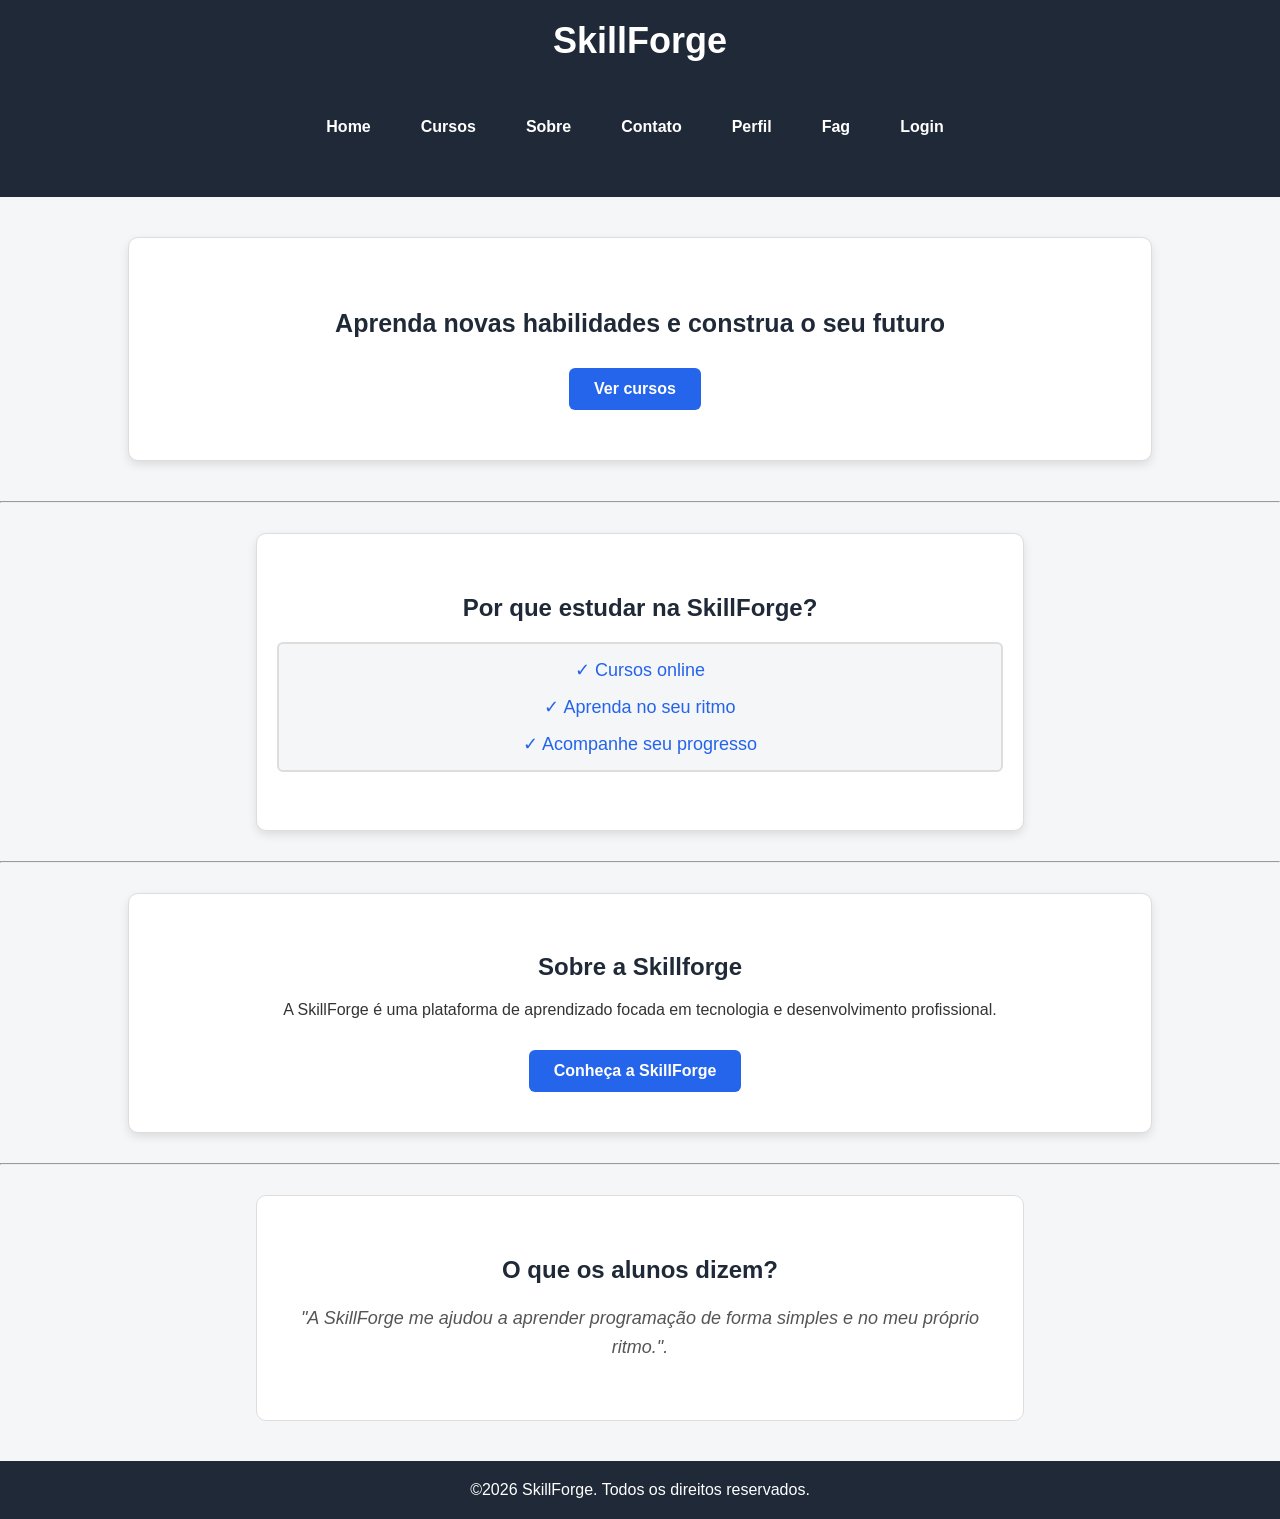
<file: html/index.html>
<!DOCTYPE html>
<html lang="pt-br">
<head>
    <meta charset="UTF-8">
    <meta name="viewport" content="width=device-width, initial-scale=1.0">
    <title>SkillForge</title>

    <link rel="stylesheet" href="/CSS/style.css">
</head>
<body>
    
        <header>

        <h1> SkillForge</h1>
        
        <nav  class="menu">   
         <a href="index.html">Home</a> 
        <a href="cursos.html">Cursos</a> 
        <a href="sobre.html">Sobre</a> 
        <a href="contato.html">Contato</a> 
        <a href="perfil.html">Perfil</a> 
        <a href="fag.html">Fag</a> 
        <a href="login.html">Login</a>

        </nav>
        </header>

        <main>
          

            <section class="destaque">
                <h2>Aprenda novas habilidades e construa o seu futuro</h2>
                   <a class="botao" href="cursos.html">Ver cursos</a>
             </section>

              <hr>

    <section class="beneficios">

                 <h2>Por que estudar na SkillForge?</h2>

         <ul class="lista-beneficio"> 
            <li>&#10003; Cursos online</li>
            <li>&#10003;  Aprenda no seu ritmo</li>
            <li>&#10003; Acompanhe seu progresso</li>
        </ul>

    </section>

    <hr>

    <section class="sobre">

        <h2>Sobre a Skillforge</h2>

         <p>
        A SkillForge é uma plataforma de aprendizado
        focada em tecnologia e desenvolvimento profissional.
    </p>

    <a href="sobre.html" class="botao">Conheça a SkillForge</a>

    </section>

    <hr>
    
    <section class="depoimentos">
        <h2>O que os alunos dizem?</h2>
        
        <p>"A SkillForge me ajudou a aprender programação
        de forma simples e no meu próprio ritmo.".</p>
    
    </section>
    
    </main>

    <footer>
        <p>©2026 SkillForge. Todos os direitos reservados.</p>
    </footer>
</body>
</html>
</file>
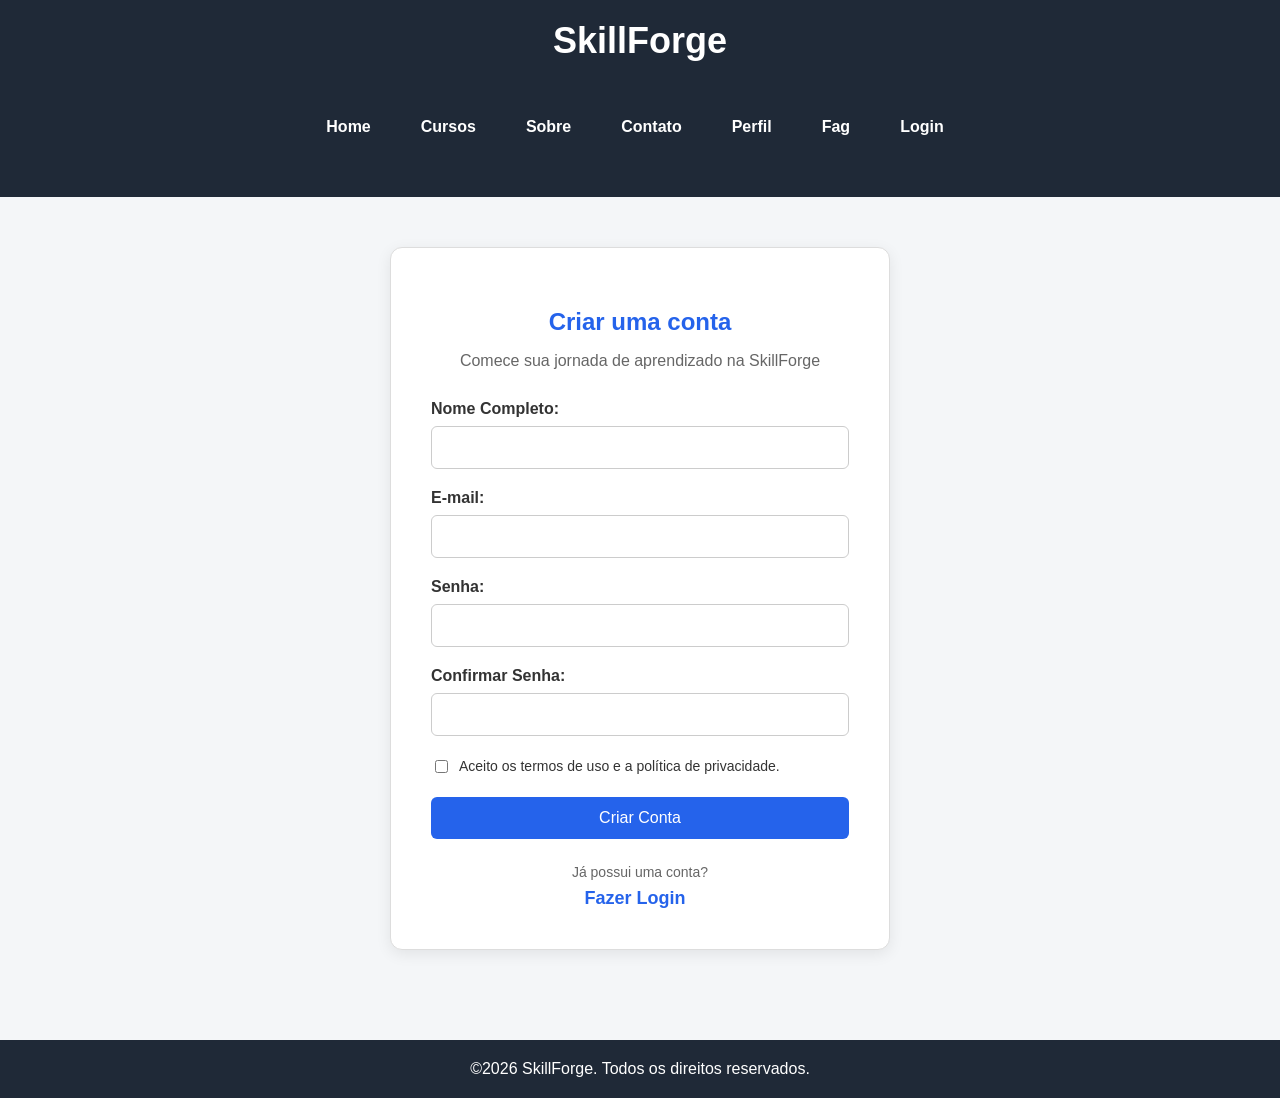
<file: html/cadastro.html>
<!DOCTYPE html>
<html lang="pt-br">
<head>
    <meta charset="UTF-8">
    <meta name="viewport" content="width=device-width, initial-scale=1.0">
    <title>Cadastro | SkillForge</title>
    <link rel="stylesheet" href="/CSS/style.css">
</head>
<body>
     
    <header>

        <h1>SkillForge</h1>
        
        <nav  class="menu">   
         <a href="index.html">Home</a> 
        <a href="cursos.html">Cursos</a> 
        <a href="sobre.html">Sobre</a> 
        <a href="contato.html">Contato</a> 
        <a href="perfil.html">Perfil</a> 
        <a href="fag.html">Fag</a> 
        <a href="login.html">Login</a>

        </nav>
        </header>

        

        <main class="pagina-cadastro">

            <section class="cadastro-container">
            <h2>Criar uma conta</h2>
            <p>Comece sua jornada de aprendizado na SkillForge</p>
            <form  class="form-cadastro">
                <label for="nome">Nome Completo:</label>
                <input type="text" id="nome" name="nome" placeholder="" required>
        
                <label for="email">E-mail:</label>
                <input type="email" id="email" name="email" placeholder="" required>
               
                <label for="senha">Senha:</label>
                <input type="password" id="senha" name="senha" placeholder=" " required>
                <label for="confirma-senha">Confirmar Senha:</label>
                <input type="password" id="confirma-senha" name="confirma-senha" placeholder="" required>
               
          <div class="cadastro-termos">
               
             <label>
            <input type="checkbox" name="termos" required>
                Aceito os termos de uso e a política de privacidade.
                </label>

                </div>
                
                <button type="submit">Criar Conta</button>
            </form>

            <div class="cadastro-login ">
                <p>Já possui uma conta?</p>
                 <a href="login.html">Fazer Login</a>
            </div>

            </section>

        </main>

      
      

    <footer>
        <p>©2026 SkillForge. Todos os direitos reservados.</p>
    </footer>

    
</body>
</html>
</file>
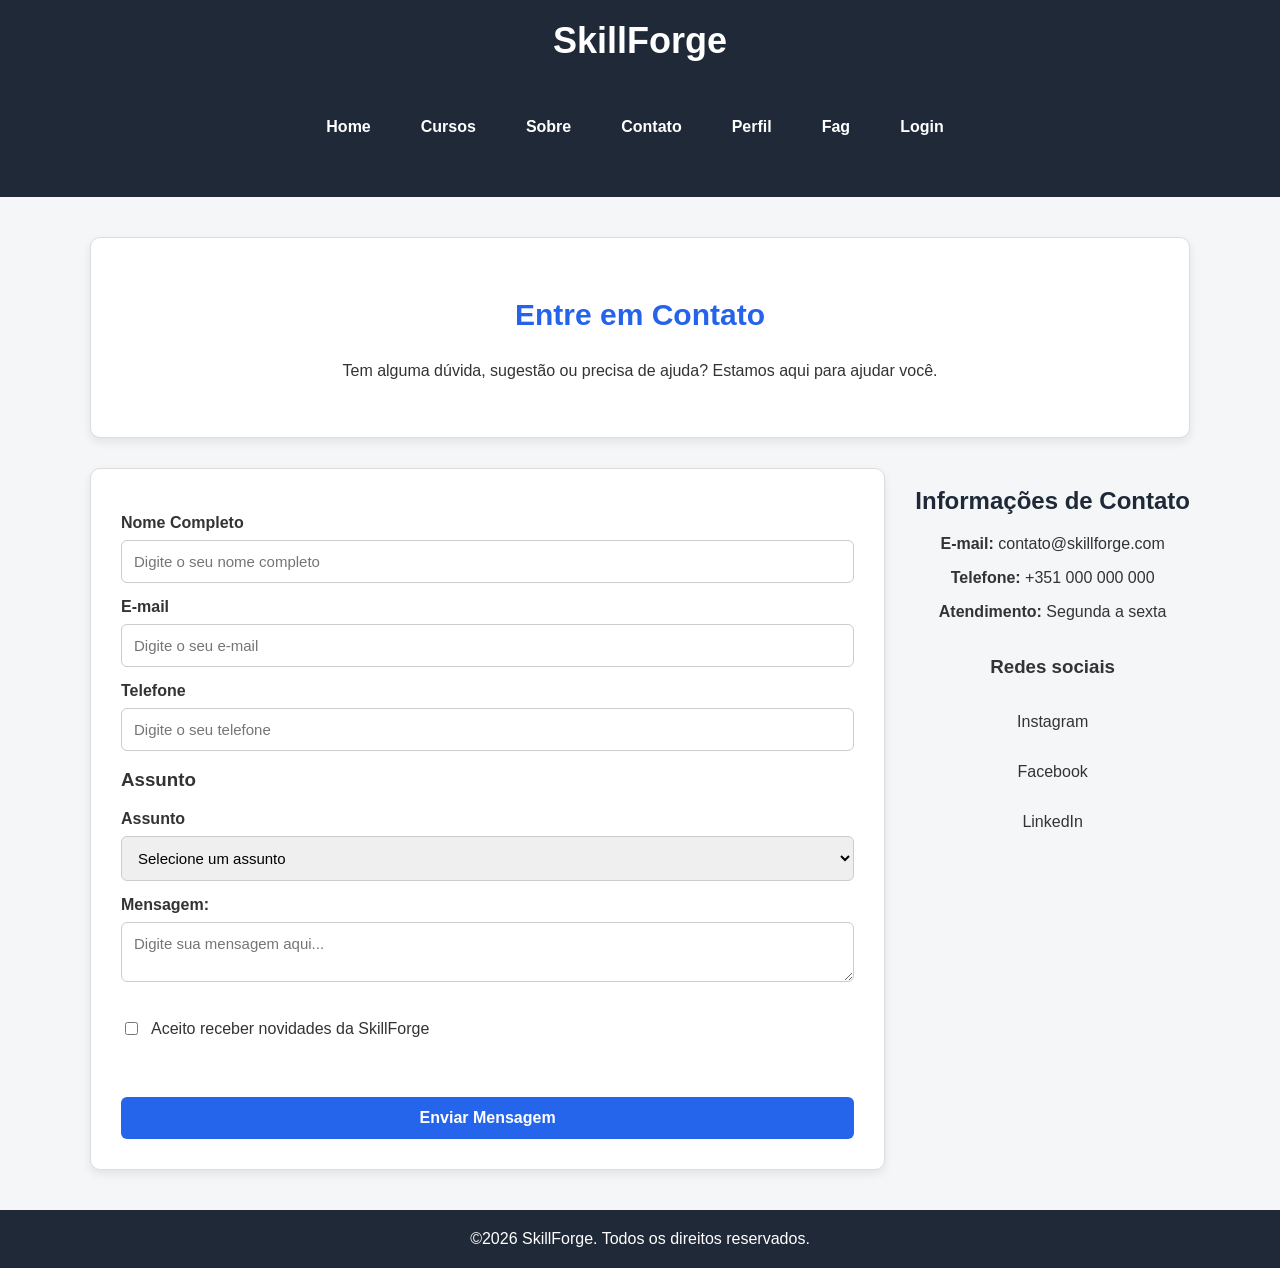
<file: html/contato.html>
<!DOCTYPE html>
<html lang="pt-br">
<head>
    <meta charset="UTF-8">
    <meta name="viewport" content="width=device-width, initial-scale=1.0">
    <title>Contato | SkillForge</title>
        <link rel="stylesheet" href="/CSS/style.css">
</head>
<body>

    <header>

        <h1> SkillForge</h1>
        
        <nav  class="menu">   
         <a href="index.html">Home</a> 
        <a href="cursos.html">Cursos</a> 
        <a href="sobre.html">Sobre</a> 
        <a href="contato.html">Contato</a> 
        <a href="perfil.html">Perfil</a> 
        <a href="fag.html">Fag</a> 
        <a href="login.html">Login</a>

        </nav>
        </header>

      

        <main class="pagina-contato">

            <section class="contato-destaque">
        
             <h2>Entre em Contato</h2>

            <p>
                Tem alguma dúvida, sugestão ou precisa de ajuda?
                Estamos aqui para ajudar você.
            </p>

        </section>

        <section class="contato-container">

            <form class="form-contato">

            <label for="nome">Nome Completo</label>
           <input type="text" name="nome" id="nome" placeholder="Digite o seu nome completo" required><br>
           <label for="email">E-mail</label>
           <input type="email" name="email" id="email" placeholder="Digite o seu e-mail" required><br>
           <label for="telefone">Telefone</label>
           <input type="tel" name="telefone" id="telefone" placeholder="Digite o seu telefone">

            <h3>Assunto</h3>

        <label for="assunto">Assunto</label>
         <select name="assunto" id="assunto" required>
            <option value="">Selecione um assunto</option>
            <option value="duvida">Dúvida</option>
            <option value="suporte">Suporte</option>
            <option value="sugestao">Sugestão</option>
            <option value="outro">Outro</option>
        </select>


        <label for="mensagem">Mensagem:</label>
        <textarea name="mensagem" id="mensagem" placeholder="Digite sua mensagem aqui..." required></textarea>

     

     <br><br>

     <label class="newsletter">
     <input type="checkbox" name="newsletter" id="newsletter"> 
     Aceito receber novidades da SkillForge
     </label>

     <br><br>
    <button type="submit" class="botao">Enviar Mensagem</button>
           

    </form>

    <section class="informaçoes-contato">
        <h2>Informações de Contato</h2>
      <p><strong>E-mail:</strong> contato@skillforge.com</p>

                <p><strong>Telefone:</strong> +351 000 000 000</p>

                <p><strong>Atendimento:</strong> Segunda a sexta</p>
        <div class="redes-sociais">
                <h3>Redes sociais</h3>

                <p>Instagram</p>
                <p>Facebook</p>
                <p>LinkedIn</p>
          </div>      

            </section>

        </section>

    </main>

    <footer>
        <p>©2026 SkillForge. Todos os direitos reservados.</p>
    </footer>

    
</body>
</html>
</file>
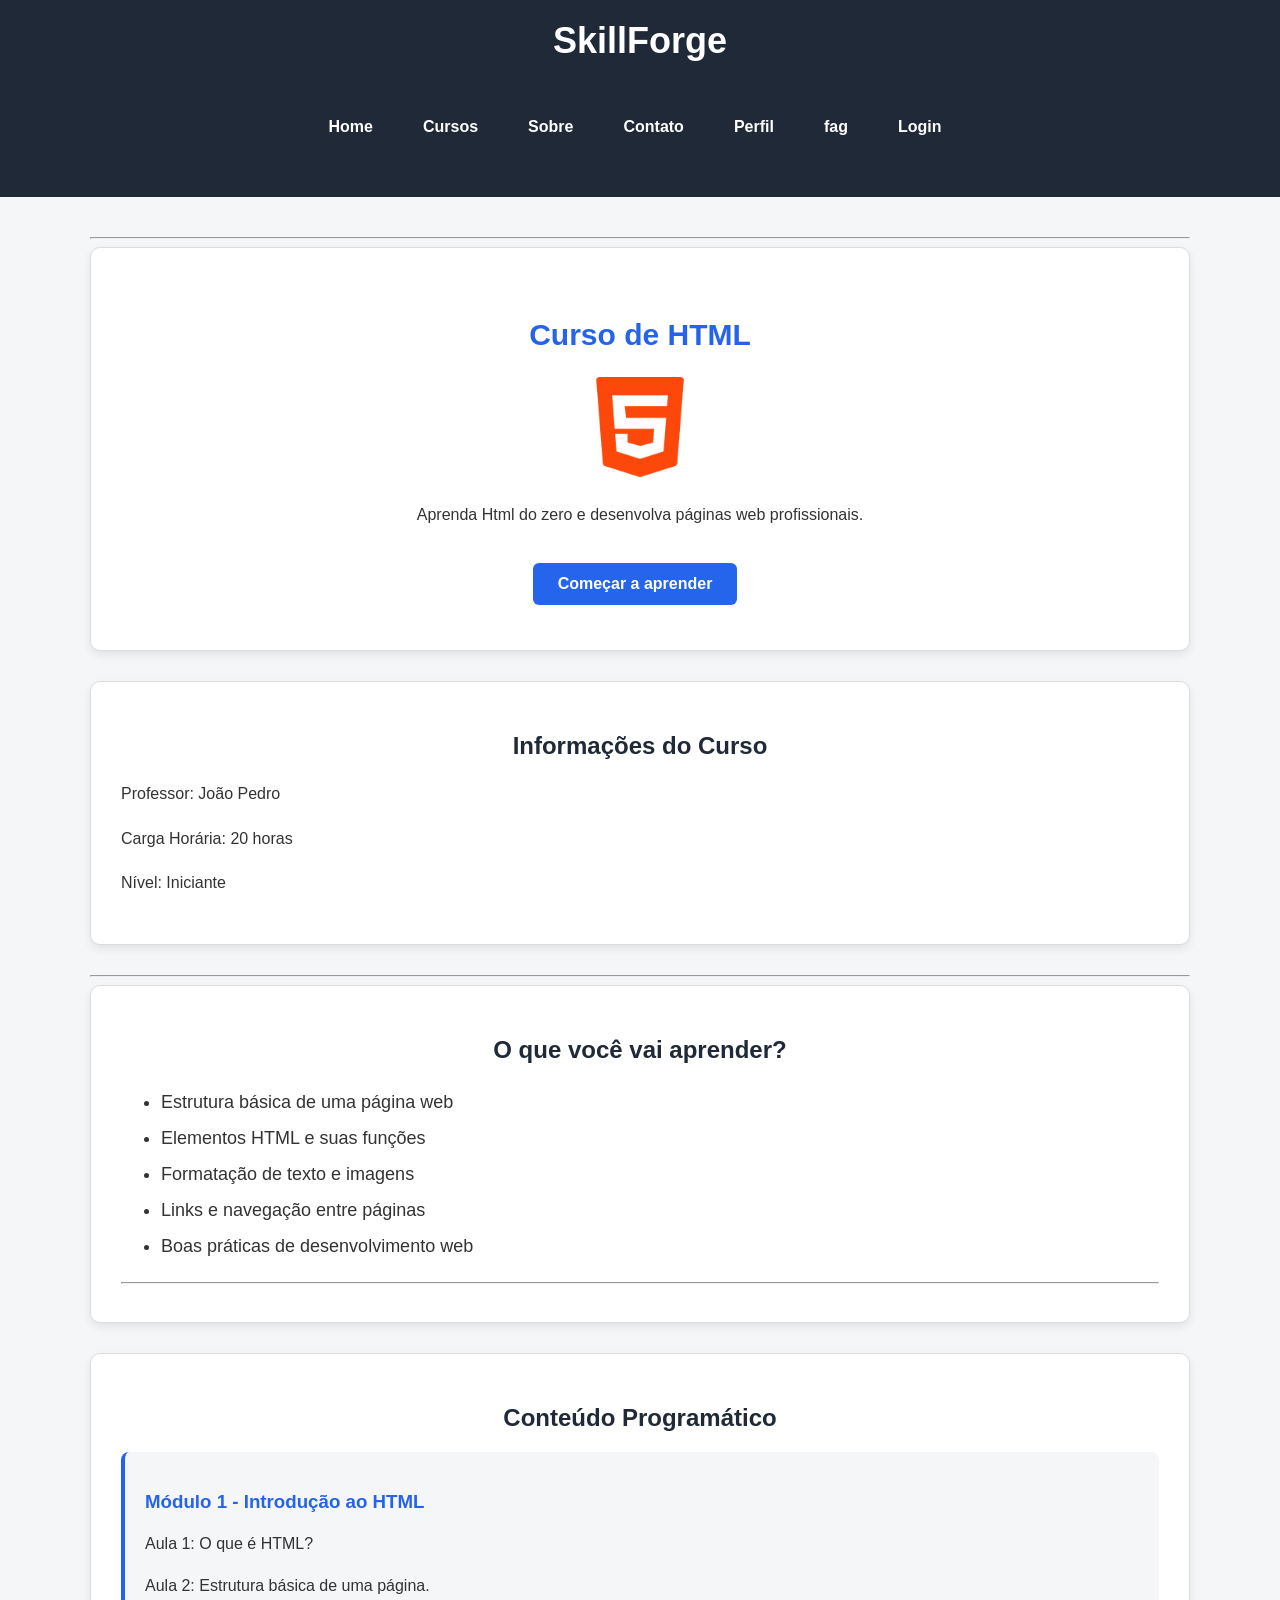
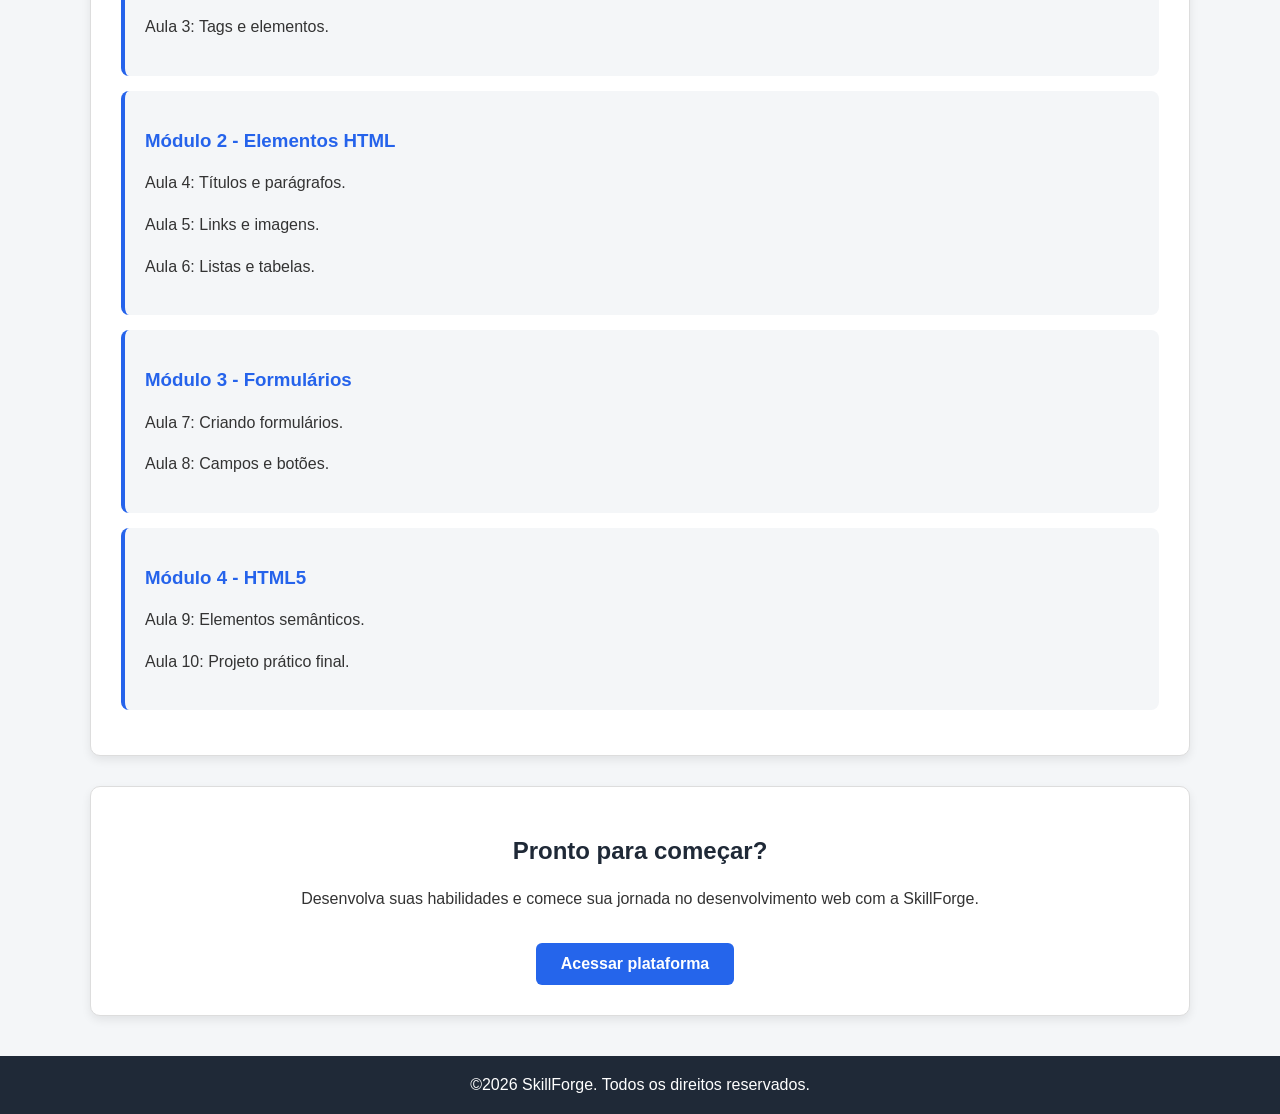
<file: html/curso.html>
<!DOCTYPE html>
<html lang="pt-br">
<head>
    <meta charset="UTF-8">
    <meta name="viewport" content="width=device-width, initial-scale=1.0">
    <title>Detalhes do Curso | SkillForge</title>
        <link rel="stylesheet" href="/CSS/style.css">
</head>
<body>

    <header>
        <h1>SkillForge</h1>

        <nav class="menu">   
           <a href="index.html">Home</a> 
        <a href="cursos.html">Cursos</a> 
        <a href="sobre.html">Sobre</a> 
        <a href="contato.html">Contato</a> 
        <a href="perfil.html">Perfil</a> 
        <a href="fag.html">fag</a> 
        <a href="login.html">Login</a>
        </nav>
    </header>

    <main class="pagina-curso">
        
        <hr>

        <section class="curso-destaque">
           
            <h2>Curso de HTML</h2>

            <img src="/img/html-5.png" alt="Curso de Html" width="100" height="100">
            
            <p>Aprenda Html do zero e desenvolva páginas web profissionais.</p> 

            <a href="#conteudo" class="botao">Começar a aprender</a>

            </section>

            <section class="informacoes-curso">

            <h2>Informações do Curso</h2>

            <p>Professor: João Pedro</p>
            <p>Carga Horária: 20 horas</p>
            <p>Nível: Iniciante</p>
            

             </section>

           
            <hr>
            
        

        <section class="objetivos-curso">
          
            <h2>O que você vai aprender?</h2>

            <ul>
                <li>Estrutura básica de uma página web</li>
                <li>Elementos HTML e suas funções</li>
                <li>Formatação de texto e imagens</li>
                <li>Links e navegação entre páginas</li>
                <li>Boas práticas de desenvolvimento web</li>
                
            </ul> 

            <hr>
            
        </section>

        <section class="conteudo-curso" id="conteudo">

          
            <h2>Conteúdo Programático</h2>

            <article class="aula">
                <h3>Módulo 1 - Introdução ao HTML</h3>
                <p>Aula 1: O que é HTML?</p>
                <p>Aula 2: Estrutura básica de uma página.</p>
                <p>Aula 3: Tags e elementos.</p>
            </article>

            <article class="aula">
                <h3>Módulo 2 - Elementos HTML</h3>
                <p>Aula 4: Títulos e parágrafos.</p>
                <p>Aula 5: Links e imagens.</p>
                <p>Aula 6: Listas e tabelas.</p>
            </article>

            <article class="aula">
                <h3>Módulo 3 - Formulários</h3>
                <p>Aula 7: Criando formulários.</p>
                <p>Aula 8: Campos e botões.</p>
            </article>

            <article class="aula">
                <h3>Módulo 4 - HTML5</h3>
                <p>Aula 9: Elementos semânticos.</p>
                <p>Aula 10: Projeto prático final.</p>
            </article>

        </section>

        <section class="final-curso">

            <h2>Pronto para começar?</h2>

            <p>
                Desenvolva suas habilidades e comece sua jornada
                no desenvolvimento web com a SkillForge.
            </p>

            <a href="login.html" class="botao">Acessar plataforma</a>

        </section>

    </main>

    <footer>
        <p>©2026 SkillForge. Todos os direitos reservados.</p>
    </footer>

</body>
</html>
</file>
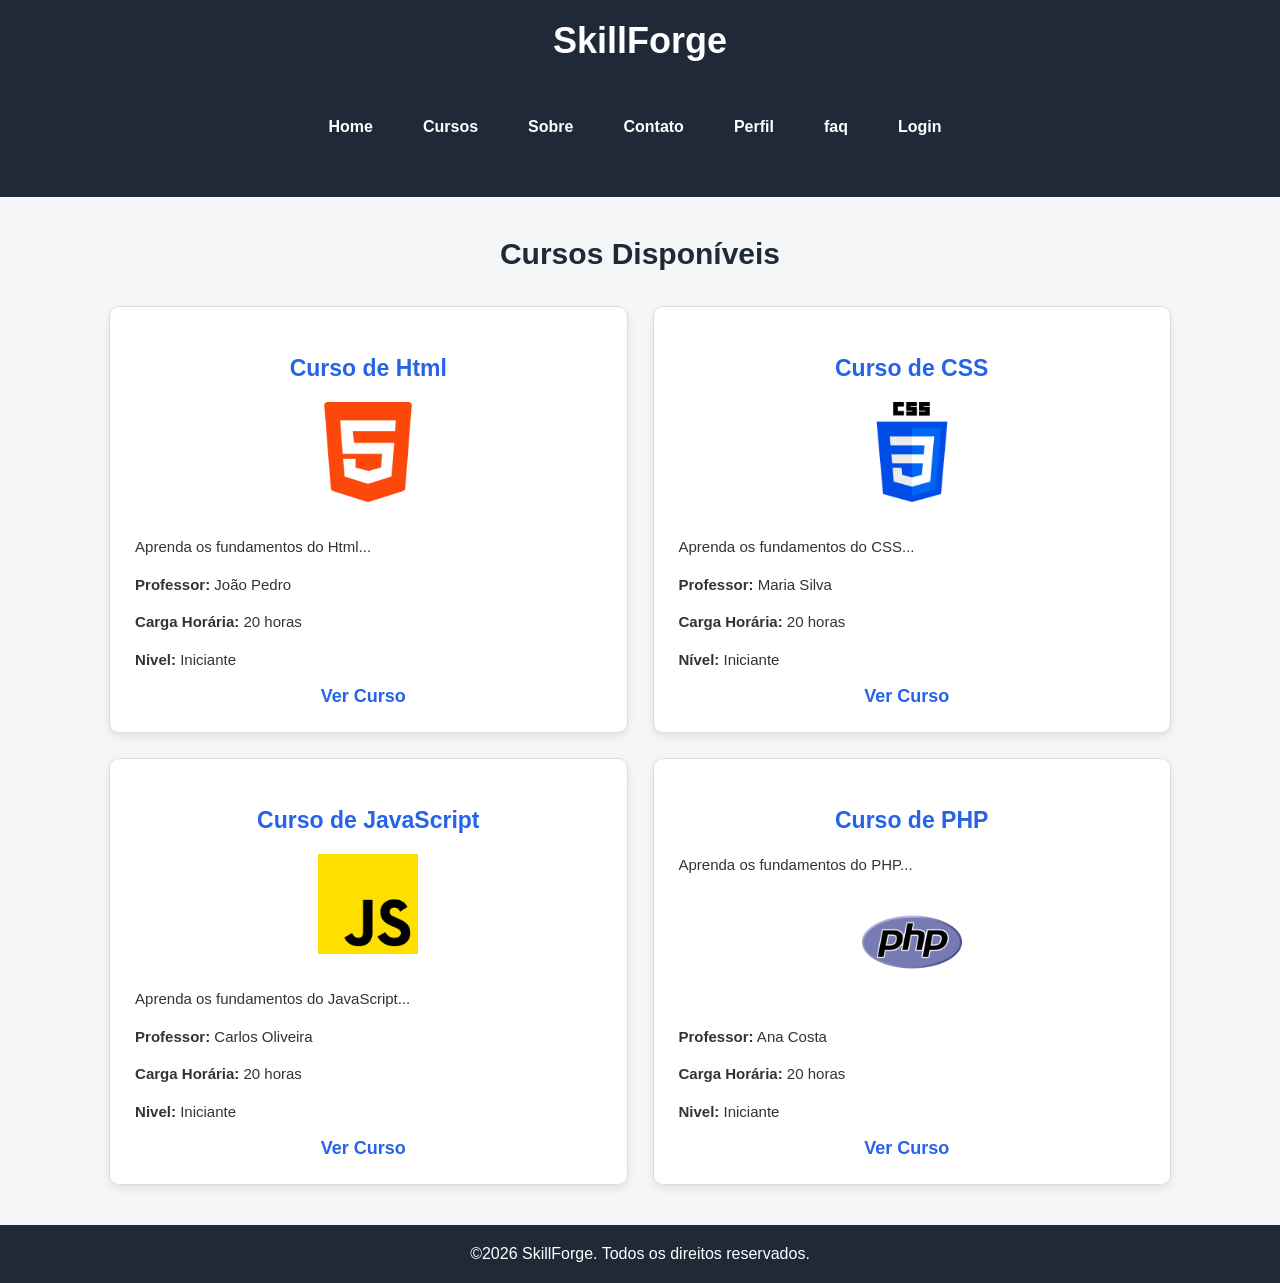
<file: html/cursos.html>
<!DOCTYPE html>
<html lang="pt-br">
<head>
    <meta charset="UTF-8">
    <meta name="viewport" content="width=device-width, initial-scale=1.0">
    <title>Cursos | SkillForge</title>
        <link rel="stylesheet" href="/CSS/style.css">
</head>
<body>

    <header>
        <h1> SkillForge</h1>
        
    <nav class="menu">  
        <a href="index.html">Home</a> 
        <a href="cursos.html">Cursos</a> 
        <a href="sobre.html">Sobre</a> 
        <a href="contato.html">Contato</a> 
        <a href="perfil.html">Perfil</a> 
        <a href="fag.html">faq</a> 
        <a href="login.html">Login</a>
            

    </nav>

    </header>

    <main class="pagina-cursos">
        
        <h2> Cursos Disponíveis</h2>
        <section class="lista-cursos">
        
            <article class="card-curso">
            
            <h3>Curso de Html</h3>

            <img src="/img/html-5.png" alt="Curso de Html" width="100" height="100">
            
            <p>Aprenda os fundamentos do Html...</p> 

            <p><strong>Professor:</strong> João Pedro</p>
            <p><strong>Carga Horária:</strong> 20 horas</p>
            <p><strong>Nivel:</strong> Iniciante</p>

            <a href="curso.html">Ver Curso</a>
      
        </article>

        <article class="card-curso">
            
            <h3>Curso de CSS</h3>
            
            <img src="/img/css-3.png" alt="Curso de CSS" width="100" height="100">
           
            <p>Aprenda os fundamentos do CSS...</p>
            
            <p><strong>Professor:</strong> Maria Silva</p>
            <p><strong>Carga Horária:</strong> 20 horas</p>
            <p><strong>Nível:</strong> Iniciante</p>
            
            <a href="curso.html">Ver Curso</a>
        
        </article> 
        
        <article class="card-curso">
            
            <h3>Curso de JavaScript</h3>

            <img src="/img/js.png" alt="Curso de JavaScript" width="100" height="100">
            
            <p>Aprenda os fundamentos do JavaScript...</p>
            
            <p><strong>Professor:</strong> Carlos Oliveira</p>
            <p><strong>Carga Horária:</strong> 20 horas</p>
            <p><strong>Nivel:</strong> Iniciante</p>
            
            <a href="curso.html">Ver Curso</a>

        </article>  
        
        <article class="card-curso">
            
            <h3>Curso de PHP</h3>
            
            <p>Aprenda os fundamentos do PHP...</p>

           <img src="/img/php.png" alt="Curso de PHP" width="100" height="100">
           
            <p><strong>Professor:</strong> Ana Costa</p>
            <p><strong>Carga Horária:</strong> 20 horas</p>
            <p><strong>Nivel:</strong> Iniciante</p>

            <a href="curso.html">Ver Curso</a>
        
        </article>

        </section>

        </main>

        <footer>
            <p>©2026 SkillForge. Todos os direitos reservados.</p>
        </footer>
    
    </body>
    </html>
</file>
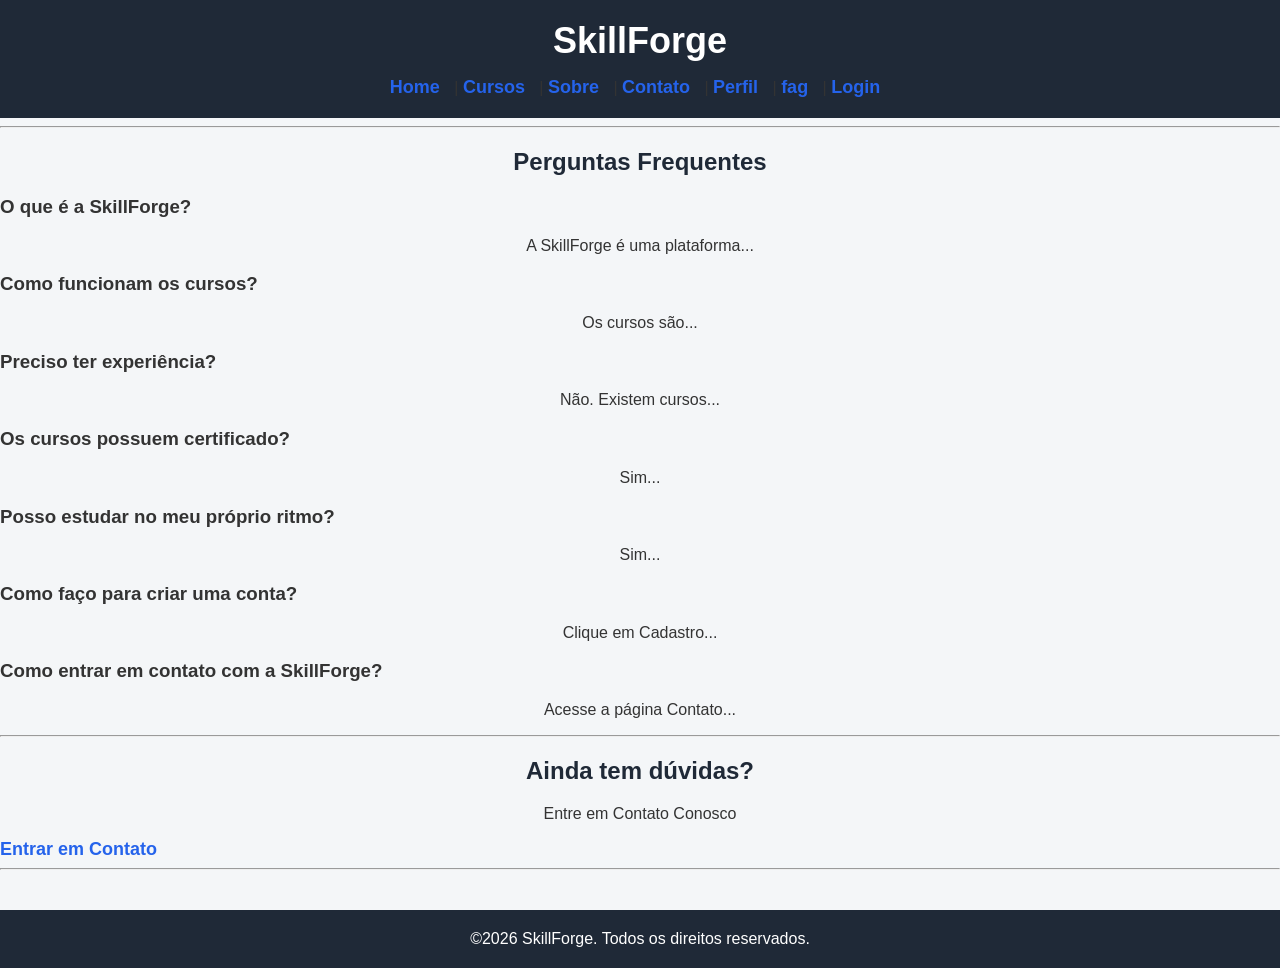
<file: html/fag.html>
<!DOCTYPE html>
<html lang="pt-br">
<head>
    <meta charset="UTF-8">
    <meta name="viewport" content="width=device-width, initial-scale=1.0">
    <title>Perguntas Frequentes</title>
        <link rel="stylesheet" href="/CSS/style.css">
</head>
<body>
        
   <header>

        <h1> SkillForge</h1>
        
        <nav>   
        <a href="index.html">Home</a> |
        <a href="cursos.html">Cursos</a> |
        <a href="sobre.html">Sobre</a> |
        <a href="contato.html">Contato</a> |
        <a href="perfil.html">Perfil</a> |
        <a href="fag.html">fag</a> |
        <a href="login.html">Login</a>


        </nav>
        </header>

        <hr>

        <main>
            
             <h2>Perguntas Frequentes</h2>

            <section>
           
                <h3>O que é a SkillForge?</h3>

                <p>A SkillForge é uma plataforma...</p>

            </section>

            <section>
                <h3>Como funcionam os cursos?</h3>
                <p>Os cursos são...</p>
            </section>

            <section>
                <h3>Preciso ter experiência?</h3>
                <p>Não. Existem cursos...</p>
            </section>
                <section>
                     <h3>Os cursos possuem certificado?</h3>
                     <p>Sim...</p>
                </section>

                <section>
                    <h3>Posso estudar no meu próprio ritmo?</h3>
                    <p>Sim...</p>
                </section>

                <section>
                    <h3>Como faço para criar uma conta?</h3>
                    <p>Clique em Cadastro...</p>
                </section>

                <section>
                    <h3>Como entrar em contato com a SkillForge?</h3>
                    <p>Acesse a página Contato...</p>
                </section>

                <hr>

                <h2>Ainda tem dúvidas?</h2>

                <p>Entre em Contato Conosco</p>

                <a href="contato.html">Entrar em Contato</a>

                <hr>

           
        </main>

         <footer>
            <p>©2026 SkillForge. Todos os direitos reservados.</p>
        </footer>
    





</body>
</html>
</file>
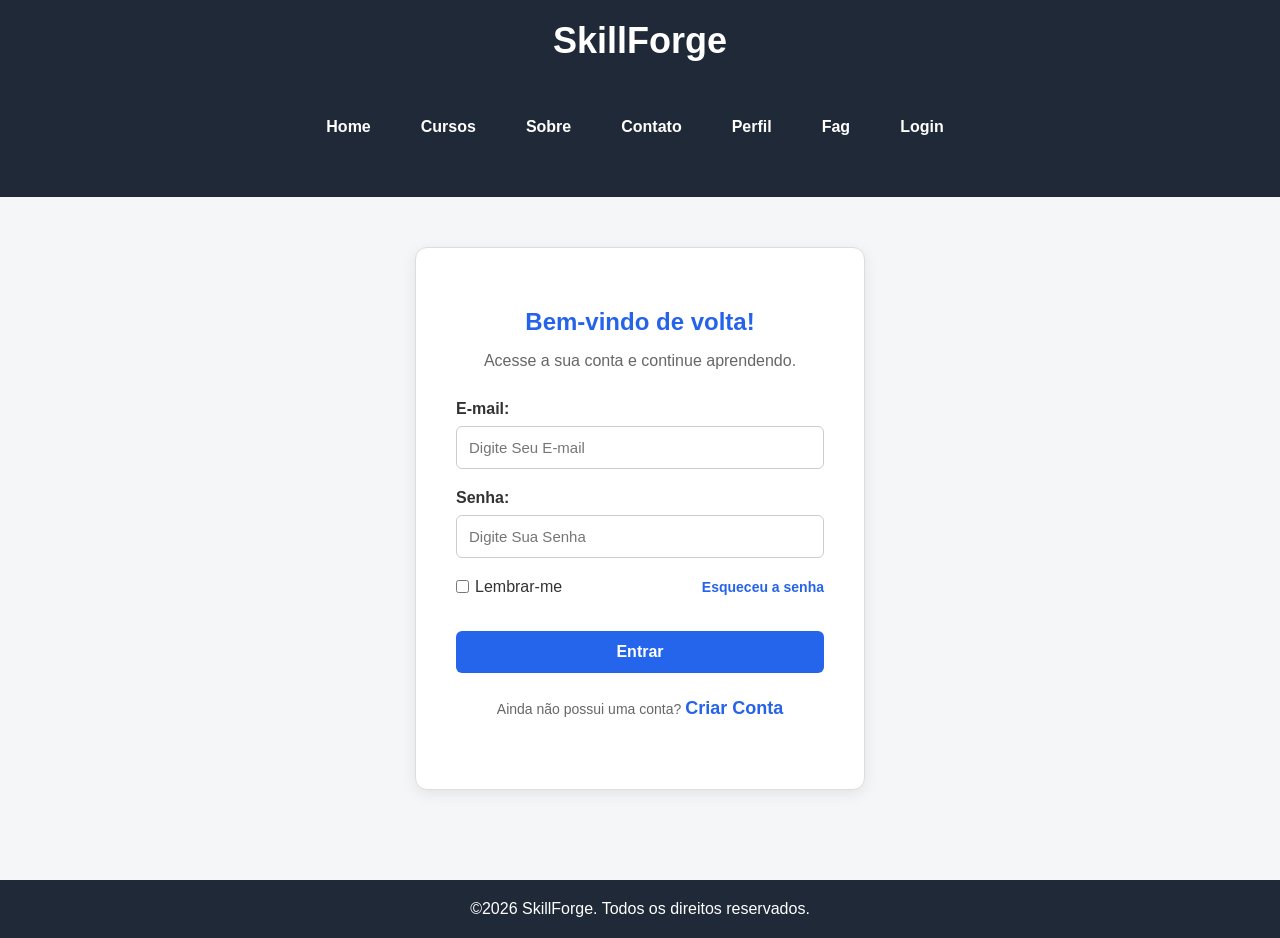
<file: html/login.html>
<!DOCTYPE html>
<html lang="pt-br">
<head>
    <meta charset="UTF-8">
    <meta name="viewport" content="width=device-width, initial-scale=1.0">
    <title>Login | SkillForge</title>
        <link rel="stylesheet" href="/CSS/style.css">
</head>
<body>

     <header>

        <h1>SkillForge</h1>
        
        <nav  class="menu">   
         <a href="index.html">Home</a> 
        <a href="cursos.html">Cursos</a> 
        <a href="sobre.html">Sobre</a> 
        <a href="contato.html">Contato</a> 
        <a href="perfil.html">Perfil</a> 
        <a href="fag.html">Fag</a> 
        <a href="login.html">Login</a>

        </nav>
        </header>

   

    <main class="pagina-login">
        <section class="login-container">
        <h2>Bem-vindo de volta!</h2>

        <p>Acesse a sua conta e continue aprendendo.</p>

        <form class="form-login">
            
            <label for="email">E-mail:</label>
            <input type="email" name="email" id="email" placeholder="Digite Seu E-mail" required>
            <label for="senha">Senha:</label>
            <input type="password" name="senha" id="senha" placeholder="Digite Sua Senha" required>
           
           <div class="login-opcoes">
            <label class="lembrar" >
                 <input type="checkbox" name="lembrar" id="lembrar">
                 Lembrar-me
            </label>

              <a href="recuperar-senha.html">Esqueceu a senha</a>

              </div>
           

           <button type="submit" class="botao">
            Entrar
           </button>
        </form>

        <p class="login-cadastro">
            Ainda não possui uma conta?

             <a href="cadastro.html">Criar Conta</a>

        </p>

        </section>

        
          


        
    </main>

     <footer>
        <p>©2026 SkillForge. Todos os direitos reservados.</p>
    </footer>

    
</body>
</html>
</file>
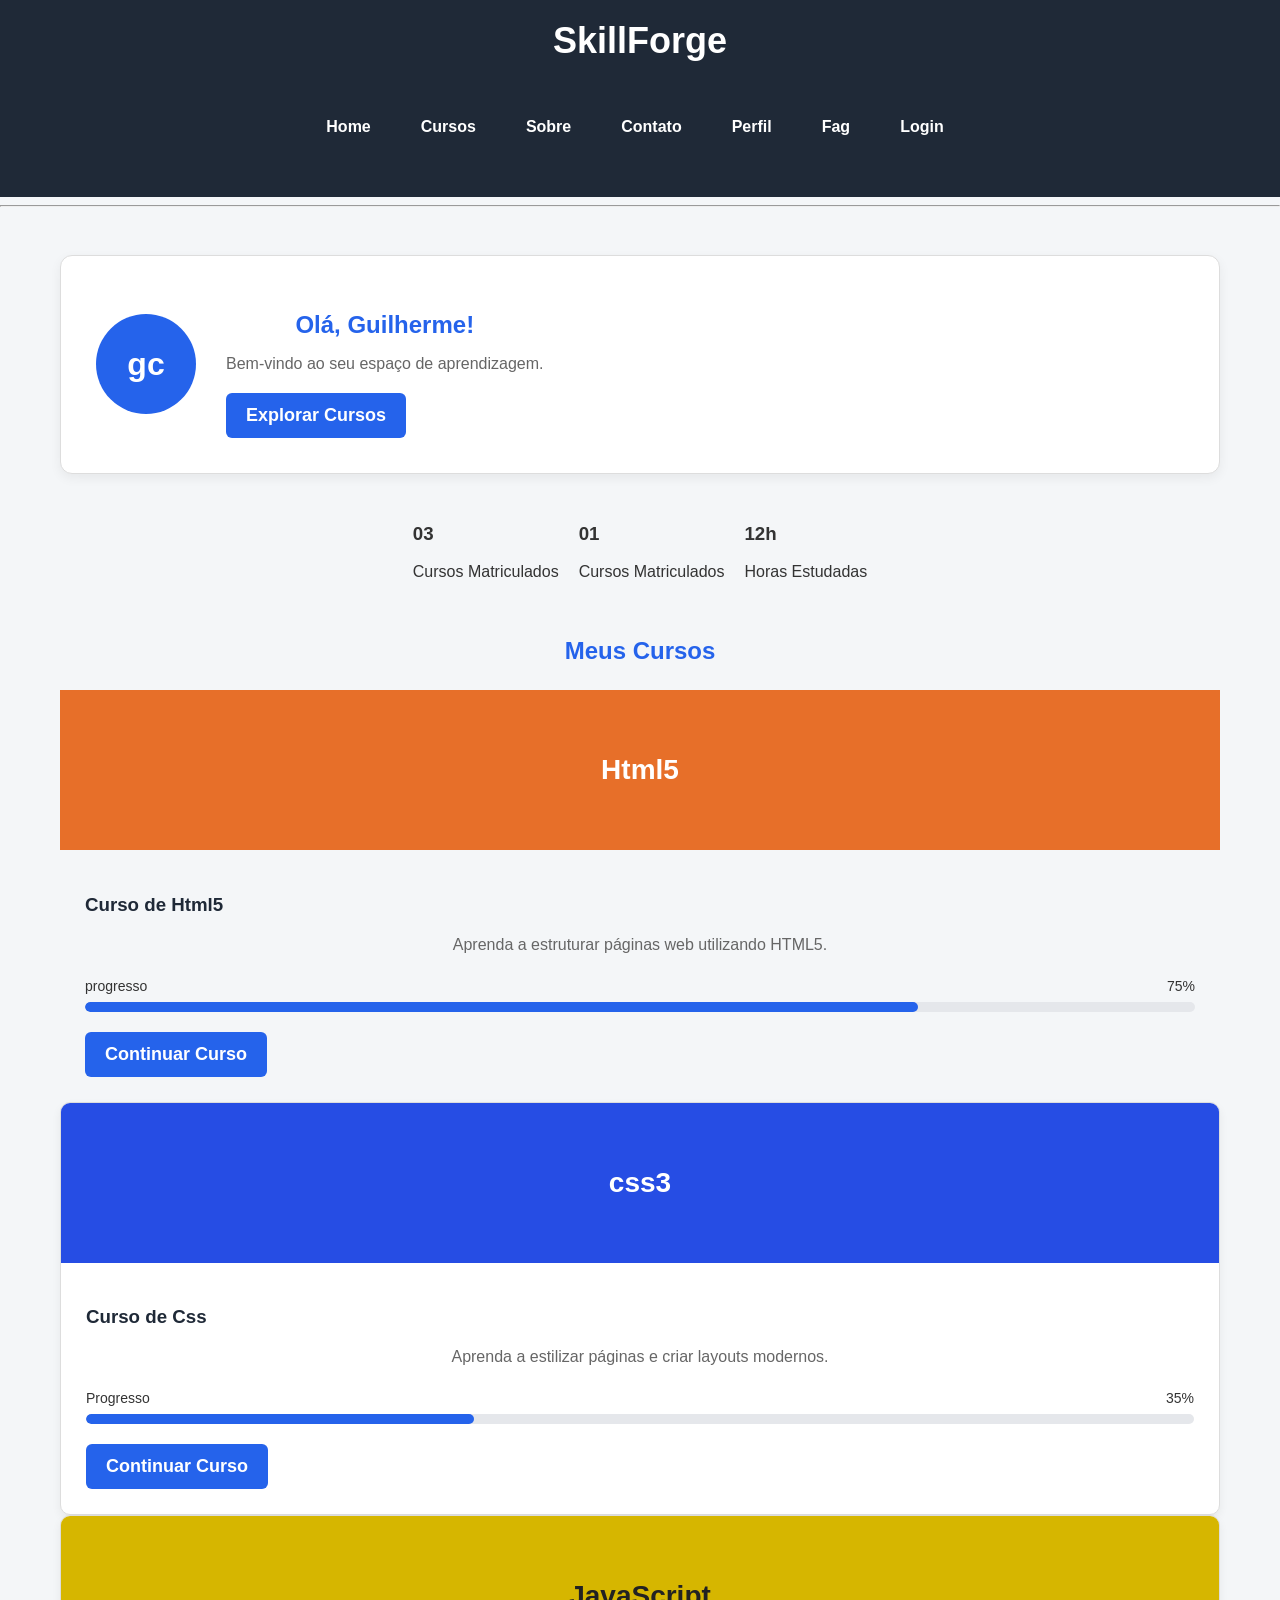
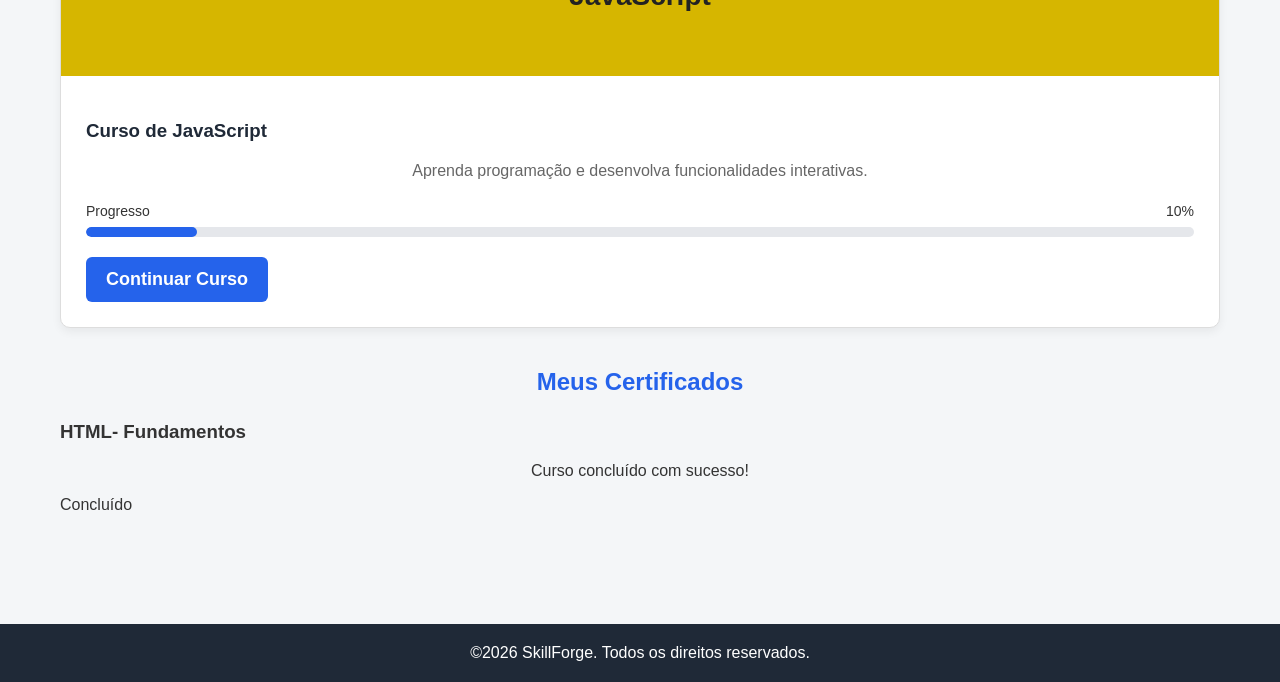
<file: html/perfil.html>
<!DOCTYPE html>
<html lang="pt-br">
<head>
    <meta charset="UTF-8">
    <meta name="viewport" content="width=device-width, initial-scale=1.0">
    <title>Meu Perfil | SkillForge</title>
        <link rel="stylesheet" href="/CSS/style.css">
</head>
<body>

    <header>

        <h1>SkillForge</h1>
        
        <nav  class="menu">   
         <a href="index.html">Home</a> 
        <a href="cursos.html">Cursos</a> 
        <a href="sobre.html">Sobre</a> 
        <a href="contato.html">Contato</a> 
        <a href="perfil.html">Perfil</a> 
        <a href="fag.html">Fag</a> 
        <a href="login.html">Login</a>

        </nav>
        </header>

        <hr>

        <main class="pagina-perfil">
            <section class="perfil-destaque">
                <div class="perfil-avatar">
                    gc
                </div>

                <div class="perfil-apresentacao">

                 <h2>Olá, Guilherme!</h2>
                <p>Bem-vindo ao seu espaço de aprendizagem.</p>
                <a href="cursos.html" class="botao-perfil">Explorar Cursos</a>

                </div>

                </section>

                <section class="perfil-estatisticas">

                    <article class="estatisticas">
                        <h3>03</h3>
                        <p>Cursos Matriculados</p>
                    </article>
                    
                    <article class="estatisticas">
                        <h3>01</h3>
                        <p>Cursos Matriculados</p>
                    </article>
                    
                    <article class="estatisticas">
                        <h3>12h</h3>
                        <p>Horas Estudadas</p>
                    </article>


                </section>

                <section class="perfil-cursos">
                    <h2>Meus Cursos</h2>
                    <div class="perfil-curso-imagem imagem-html">
                        Html5
                    </div>

                    <div class="perfil-curso-conteudo">
                        <h3>Curso de Html5</h3>
                         <p>Aprenda a estruturar páginas web utilizando HTML5.</p>
                        
                         
                         <div class="progresso-info">
                            <span>progresso</span>
                            <span>75%</span>
                         </div>

                         <div class="barra-progresso">
                            <div class="progresso html-progresso"></div>
                         </div>

                         <a href="curso.html" class="botao-perfil">Continuar Curso</a>

                    </div>

                </article>

                <article class="perfil-card-curso">
                    <div class="perfil-curso-imagem imagem-css">
                        css3
                    </div>

                    <div class="perfil-curso-conteudo">
                        <h3>Curso de Css</h3>
                        <p>Aprenda a estilizar páginas e criar layouts modernos.</p>

                        <div class="progresso-info">
                            <span>Progresso</span>
                            <span>35%</span>
                        </div>

                        <div class="barra-progresso">
                            <div class="progresso css-progresso"></div>
                        </div>

                        <a href="cursos.html" class="botao-perfil">Continuar Curso</a>

                    </div>
                </article>
                
                <article class="perfil-card-curso">

                    <div class="perfil-curso-imagem imagem-js">
                        JavaScript
                    </div>

                    <div class="perfil-curso-conteudo">
                        <h3>Curso de JavaScript</h3>
                        <p>Aprenda programação e desenvolva funcionalidades interativas.</p>

                        <div class="progresso-info">
                            <span>Progresso</span>
                            <span>10%</span>
                        </div>
                        <div class="barra-progresso">
                            <div class="progresso js-progresso"></div>
                        </div>
                        <a href="cursos.html" class="botao-perfil">Continuar Curso</a>
                    </div>
                </article>
            </div>
     </section>

     <section class="perfil-certificados">

        <h2>Meus Certificados</h2>

        <article>
            <div>
                <h3>HTML- Fundamentos</h3>
                <p>Curso concluído com sucesso!</p>
            </div>

            <span class="certificados-status">Concluído</span>
        </article>

    </section>
            

         </main>

              <footer>
            <p>©2026 SkillForge. Todos os direitos reservados.</p>
        </footer>
    



    
</body>
</html>
</file>
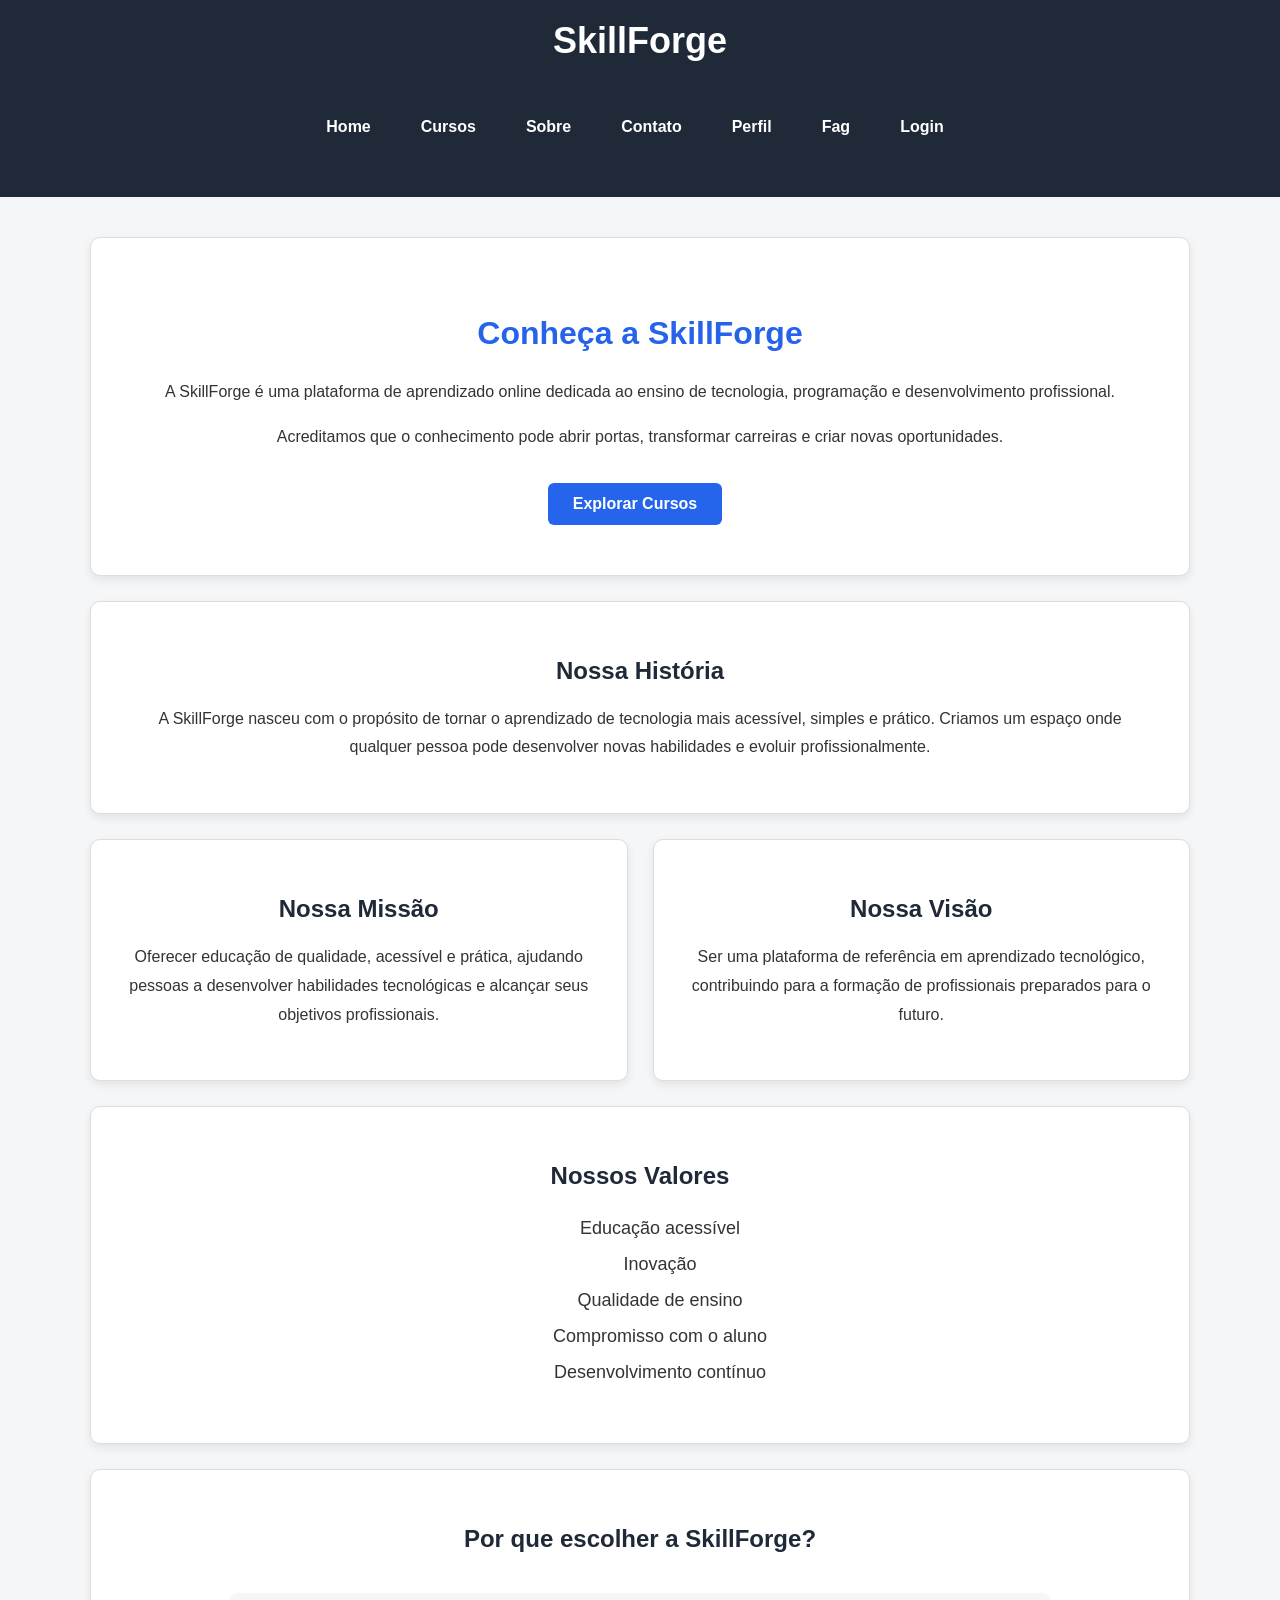
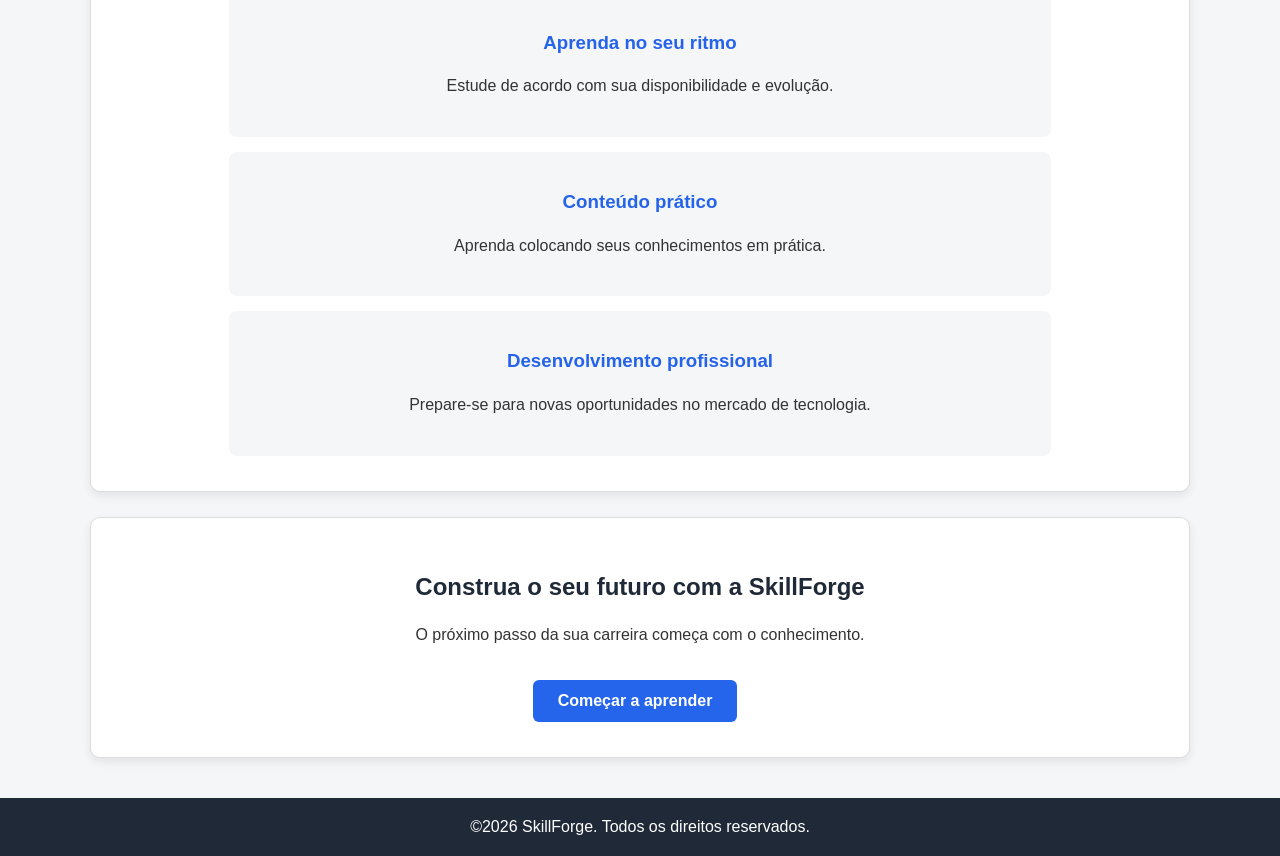
<file: html/sobre.html>
<!DOCTYPE html>
<html lang="pt-br">
<head>
    <meta charset="UTF-8">
    <meta name="viewport" content="width=device-width, initial-scale=1.0">
    <title>Sobre | SkillForge</title>
        <link rel="stylesheet" href="/CSS/style.css">
</head>
<body>

    
        <header>

        <h1> SkillForge</h1>
        
        <nav  class="menu">   
         <a href="index.html">Home</a> 
        <a href="cursos.html">Cursos</a> 
        <a href="sobre.html">Sobre</a> 
        <a href="contato.html">Contato</a> 
        <a href="perfil.html">Perfil</a> 
        <a href="fag.html">Fag</a> 
        <a href="login.html">Login</a>

        </nav>
        </header>


    <main class="pagina-sobre">

        <section class="sobre-destaque">
        
        <h2> Conheça a SkillForge</h2>

            <p>
                A SkillForge é uma plataforma de aprendizado online
                dedicada ao ensino de tecnologia, programação e
                desenvolvimento profissional.
            </p>

            <p>
                Acreditamos que o conhecimento pode abrir portas,
                transformar carreiras e criar novas oportunidades.
            </p>

            <a href="cursos.html" class="botao">Explorar Cursos</a>
        </section>

   

   
        <section class="historia">

            <h2>Nossa História</h2>

            <p>
                A SkillForge nasceu com o propósito de tornar o aprendizado
                de tecnologia mais acessível, simples e prático.
                Criamos um espaço onde qualquer pessoa pode desenvolver
                novas habilidades e evoluir profissionalmente.
            </p>
        </section>

         <section class="missao-visao">

            <article class="missao">
                <h2>Nossa Missão</h2>

                <p>
                    Oferecer educação de qualidade, acessível e prática,
                    ajudando pessoas a desenvolver habilidades tecnológicas
                    e alcançar seus objetivos profissionais.
                </p>
            </article>


            <article class="visao">
                <h2>Nossa Visão</h2>

                <p>
                    Ser uma plataforma de referência em aprendizado
                    tecnológico, contribuindo para a formação de profissionais
                    preparados para o futuro.
                </p>
            </article>

        </section>


        <section class="valores">
            <h2>Nossos Valores</h2>

            <ul>
                <li>Educação acessível</li>
                <li>Inovação</li>
                <li>Qualidade de ensino</li>
                <li>Compromisso com o aluno</li>
                <li>Desenvolvimento contínuo</li>
            </ul>
        </section>

         <section class="diferenciais">
            <h2>Por que escolher a SkillForge?</h2>

            <article>
                <h3>Aprenda no seu ritmo</h3>
                <p>Estude de acordo com sua disponibilidade e evolução.</p>
            </article>

            <article>
                <h3>Conteúdo prático</h3>
                <p>Aprenda colocando seus conhecimentos em prática.</p>
            </article>

            <article>
                <h3>Desenvolvimento profissional</h3>
                <p>Prepare-se para novas oportunidades no mercado de tecnologia.</p>
            </article>
        </section>


           <section class="sobre-final">
            <h2>Construa o seu futuro com a SkillForge</h2>

            <p>
                O próximo passo da sua carreira começa com o conhecimento.
            </p>

            <a href="cursos.html" class="botao">Começar a aprender</a>
        </section>

    </main>

    <footer>
        <p>©2026 SkillForge. Todos os direitos reservados.</p>
    </footer>

    
</body>
</html>
</file>
<file: CSS/style.css>
body{
    margin: 0;
    background-color: #f4f6f8;
    font-family: Arial, Helvetica, sans-serif;
    font-size: 16px;
    color: #333;
}

h1 {
    color:white;
    text-align: center;
    font-size:36px ;
    margin: 0 0 15px 0;

}

h2{
    text-align: center;
    color: #1f2937;
}

a{
    color: #2563eb;
    text-decoration: none;
    font-size: 18px;
    font-weight: bold;
    margin-right: 10px;
    transition: 0.3s;
 


}

ul{
    list-style: none;
    text-align: center;
    font-size: 18px;

}

p{
    text-align: center;
    font-size: 16px;
}
a:hover{
    color: #1d4ed8;
    text-decoration: underline;
}

header{
    background-color: #1f2937;
    padding: 20px;
    text-align: center;
}

footer{
    background-color: #1f2937;
    color: white;
    text-align: center;
    padding: 20px;
    margin-top: 40px;
}

footer p {
    margin: 0;
}

.destaque {
    background-color: white;
    width: 80%;
    margin: 40px auto;
    padding: 50px 30px;
    border: 1px solid #ddd;
    border-radius: 10px;
    box-sizing: border-box;
    box-shadow: 0 4px 10px rgba(0, 0, 0, 0.1);
    text-align: center;
}

.destaque h2 {
    font-size:25px;
    margin-bottom: 15px;
}

.destaque p {
    font-size: 18px;
    margin-bottom: 25px;
}

.menu{
   display: flex;
    justify-content: center;
   padding: 15px;
   align-items: center;
   height: 70px;
   flex-direction: row;
   gap: 10px;
    
}

.menu a {
    color: white;
    display: inline-block;
    padding: 10px 15px;
    margin-right:10px;
    transition: 0.3s;
    border-radius: 6px;
    text-decoration: none;
    font-size: 16px;
    font-weight: bold;

}

.menu a:hover {
    background-color: #2563eb;
    color: white;
    
    
}

.botao{
    display:inline-block;
    background-color: #2565eb;
    color: white;
    padding: 12px 25px;
    margin-top: 15px;
    border-radius: 6px;
    font-size: 16px;
    font-weight: bold;
    text-decoration: none;
    transition: 0.3s;

}

.botao:hover{
    background-color: #1d4ed8;
    color: white;
    text-decoration: none;
}

.beneficios{
    background-color: white;
    width:60%;
    margin: 30px auto;
    padding: 40px 20px;
    border-radius: 10px;
    border: 1px solid #ddd;
    box-sizing: border-box;
    box-shadow: 0 4px  10px rgba(0, 0, 0, 0.1);
    text-align: center;
    

   
}

.beneficios ul {
    padding: 0;
}

.beneficios li {
    margin: 15px 0 ;
    font-size: 18px;
}

.lista-beneficio{
    color: #2563eb;
    background-color: #f4f6f8;
    border: 2px solid #ddd;
    padding: 10px 20px;
    border-radius:6px ;
    cursor: pointer;
}

.lista-beneficio:hover{
    color: #ddd;
    background-color: #2563eb;
    transform: translateY(-3px);
    box-shadow: 0 4px 12px rgba(37, 99, 235, 0.2);
    

}

.sobre{
    background-color: white;
    width: 80%;
    margin: 30px auto;
    padding: 40px 20px;
    border-radius: 10px;
    border: 1px solid #ddd;
    box-sizing: border-box;
    box-shadow: 0 4px 10px rgba(0, 0, 0, 0.1);
    text-align: center;

}

.depoimentos {
    background-color: white;
    width: 60%;
    margin: 30px auto ;
    padding: 40px 30px;
    border: 1px solid #ddd;
    border-radius: 10px;
    box-sizing: border-box;
    text-align: center;
}
.depoimentos p {
    font-size: 18px;
    font-style: italic;
    line-height: 1.6;
    color: #555;
}



/* ===== PÁGINA DE CURSOS ===== */

.pagina-cursos {
    width: 90%;
    max-width: 1200px;
    margin: 40px auto;
}

.pagina-cursos h2 {
    font-size: 30px;
    margin-bottom: 35px;
}

/* Organização dos cursos */

.lista-cursos {
    display: flex;
    justify-content: center;
    align-items: stretch;
    flex-wrap: wrap;
    gap: 25px;
}

/* Cards dos cursos */

.card-curso {
    background-color: white;
    width: 45%;
    padding: 25px;
    border: 1px solid #ddd;
    border-radius: 10px;
    box-sizing: border-box;
    box-shadow: 0 4px 10px rgba(0, 0, 0, 0.08);
    text-align: center;
    transition: 0.3s;
}

/* Efeito ao passar o mouse */

.card-curso:hover {
    transform: translateY(-5px);
    box-shadow: 0 8px 18px rgba(0, 0, 0, 0.15);
}

/* Título dos cards */

.card-curso h3 {
    color: #2563eb;
    font-size: 23px;
    margin-bottom: 20px;
}

/* Imagens dos cursos */

.card-curso img {
    width: 100px;
    height: 100px;
    object-fit: contain;
    margin-bottom: 15px;
}

/* Textos dos cards */

.card-curso p {
    font-size: 15px;
    line-height: 1.5;
    text-align: left;
}

/* Botões dos cursos */

.card-curso .botao {
    display: inline-block;
    margin-top: 15px;
}

/* Adaptação para telas menores */

@media (max-width: 700px) {

    .card-curso {
        width: 100%;
    }

    .pagina-cursos {
        width: 95%;
    }

}

/* ===== PÁGINA INDIVIDUAL DO CURSO ===== */

.pagina-curso {
    width: 90%;
    max-width: 1100px;
    margin: 40px auto;
}

/* Apresentação */

.curso-destaque {
    background-color: white;
    padding: 45px 30px;
    border-radius: 10px;
    border: 1px solid #ddd;
    box-shadow: 0 4px 10px rgba(0, 0, 0, 0.08);
    text-align: center;
    margin-bottom: 30px;
}

.curso-destaque h2 {
    color: #2563eb;
    font-size: 30px;
}

.curso-destaque p {
    line-height: 1.7;
    max-width: 750px;
    margin: 20px auto;
}

/* Informações e objetivos */

.informacoes-curso,
.objetivos-curso,
.conteudo-curso,
.final-curso {
    background-color: white;
    padding: 30px;
    margin-bottom: 30px;
    border: 1px solid #ddd;
    border-radius: 10px;
    box-shadow: 0 4px 10px rgba(0, 0, 0, 0.08);
}

.informacoes-curso p {
    text-align: left;
    line-height: 1.8;
}

.objetivos-curso ul {
    text-align: left;
    line-height: 2;
    list-style: disc;
}

/* Módulos e aulas */

.aula {
    background-color: #f4f6f8;
    padding: 20px;
    margin: 15px 0;
    border-radius: 8px;
    border-left: 4px solid #2563eb;
}

.aula h3 {
    color: #2563eb;
}

.aula p {
    text-align: left;
    line-height: 1.6;
}

/* Final */

.final-curso {
    text-align: center;
}

.final-curso p {
    line-height: 1.7;
}

/* Responsividade */

@media (max-width: 700px) {

    .pagina-curso {
        width: 95%;
    }

    .curso-destaque {
        padding: 30px 15px;
    }

    .informacoes-curso,
    .objetivos-curso,
    .conteudo-curso,
    .final-curso {
        padding: 20px;
    }

}

/* ===== PÁGINA SOBRE ===== */

.pagina-sobre {
    width: 90%;
    max-width: 1100px;
    margin: 40px auto;
}

.sobre-destaque,
.historia,
.missao,
.visao,
.valores,
.diferenciais,
.sobre-final {
    background-color: white;
    padding: 35px;
    margin-bottom: 25px;
    border: 1px solid #ddd;
    border-radius: 10px;
    box-sizing: border-box;
    box-shadow: 0 4px 10px rgba(0, 0, 0, 0.08);
}

.sobre-destaque {
    text-align: center;
    padding: 50px 30px;
}

.sobre-destaque p,
.historia p,
.missao p,
.visao p,
.diferenciais p,
.sobre-final p {
    line-height: 1.8;
}

.sobre-destaque h2 {
    color: #2563eb;
    font-size: 32px;
}

/* Missão e visão */

.missao-visao {
    display: flex;
    gap: 25px;
}

.missao,
.visao {
    flex: 1;
}

/* Valores */

.valores ul {
    line-height: 2;
}

/* Diferenciais */

/* ===== DIFERENCIAIS ===== */

.diferenciais {
    background-color: white;
    padding: 35px;
    margin-bottom: 25px;
    border: 1px solid #ddd;
    border-radius: 10px;
    box-sizing: border-box;
    box-shadow: 0 4px 10px rgba(0, 0, 0, 0.08);

    display: flex;
    flex-direction: column;
    align-items: center;
    text-align: center;
}

.diferenciais h2 {
    color: #1f2937;
    margin-bottom: 25px;
}

.diferenciais article {
    width: 80%;
    background-color: #f4f6f8;
    padding: 20px;
    margin-top: 15px;
    border-radius: 8px;
    box-sizing: border-box;
    transition: 0.3s;
}

.diferenciais article:hover {
    transform: translateY(-4px);
    box-shadow: 0 4px 12px rgba(37, 99, 235, 0.15);
}

.diferenciais h3 {
    color: #2563eb;
}

.diferenciais p {
    text-align: center;
    line-height: 1.8;
}

/* Final */

.sobre-final {
    text-align: center;
}

/* Responsividade */

@media (max-width: 700px) {

    .pagina-sobre {
        width: 95%;
    }

    .missao-visao {
        flex-direction: column;
        gap: 0;
    }

    .sobre-destaque,
    .historia,
    .missao,
    .visao,
    .valores,
    .diferenciais,
    .sobre-final {
        padding: 22px;
    }

}

@media (max-width: 700px) {

    .diferenciais {
        padding: 22px;
    }

    .diferenciais article {
        width: 100%;
    }

}

/* ===== PÁGINA DE CONTATO ===== */

.pagina-contato {
    width: 90%;
    max-width: 1100px;
    margin: 40px auto;
}

.contato-destaque {
    text-align: center;
    background-color: white;
    padding: 35px;
    border: 1px solid #ddd;
    border-radius: 10px;
    box-shadow: 0 4px 10px rgba(0, 0, 0, 0.08);
    margin-bottom: 30px;
}

.contato-destaque h2 {
    color: #2563eb;
    font-size: 30px;
}

.contato-destaque p {
    line-height: 1.8;
}

/* Layout do formulário e informações */

.contato-container {
    display: flex;
    align-items: flex-start;
    gap: 30px;
}

/* Formulário */

.form-contato {
    flex: 2;
    background-color: white;
    padding: 30px;
    border: 1px solid #ddd;
    border-radius: 10px;
    box-shadow: 0 4px 10px rgba(0, 0, 0, 0.08);
}

.form-contato h2 {
    text-align: center;
    margin-bottom: 25px;
}

.form-contato label {
    display: block;
    margin: 15px 0 8px;
    font-weight: bold;
}

.form-contato input,
.form-contato select,
.form-contato textarea {
    width: 100%;
    padding: 12px;
    border: 1px solid #ccc;
    border-radius: 6px;
    box-sizing: border-box;
    font-family: Arial, Helvetica, sans-serif;
    font-size: 15px;
}

.form-contato textarea {
    resize: vertical;
}

.form-contato input:focus,
.form-contato select:focus,
.form-contato textarea:focus {
    outline: none;
    border-color: #2563eb;
}

/* Checkbox */

.form-contato .newsletter {
    display: flex;
    align-items: center;
    gap: 10px;
    font-weight: normal;
}

.form-contato .newsletter input {
    width: auto;
}

/* Botão */

.form-contato button {
    width: 100%;
    border: none;
    cursor: pointer;
}

.form-contato button:hover {
    background-color: #1d4ed8;
}

/* Informações de contato */

.informacoes-contato {
    flex: 1;
    background-color: white;
    padding: 30px;
    border: 1px solid #ddd;
    border-radius: 10px;
    box-shadow: 0 4px 10px rgba(0, 0, 0, 0.08);
}

.informacoes-contato h2 {
    color: #2563eb;
}

.informacoes-contato p {
    text-align: left;
    line-height: 1.8;
}

.redes-sociais {
    display: flex;
    flex-direction: column;
    align-items: center;
    text-align: center;
}

/* Responsividade */

@media (max-width: 800px) {

    .contato-container {
        flex-direction: column;
    }

    .form-contato,
    .informacoes-contato {
        width: 100%;
        box-sizing: border-box;
    }

    .pagina-contato {
        width: 95%;
    }

}

/* ===== PÁGINA DE LOGIN ===== */

.pagina-login {
    display: flex;
    justify-content: center;
    align-items: center;
    width: 100%;
    padding: 50px 20px;
    box-sizing: border-box;
}

.login-container {
    background-color: white;
    width: 100%;
    max-width: 450px;
    padding: 40px;
    border: 1px solid #ddd;
    border-radius: 12px;
    box-shadow: 0 4px 15px rgba(0, 0, 0, 0.08);
    box-sizing: border-box;
}

.login-container h2 {
    color: #2563eb;
    margin-bottom: 10px;
}

.login-container > p {
    color: #666;
    margin-bottom: 30px;
}

.form-login label {
    display: block;
    font-weight: bold;
    margin-bottom: 8px;
}

.form-login input[type="email"],
.form-login input[type="password"] {
    width: 100%;
    padding: 12px;
    margin-bottom: 20px;
    border: 1px solid #ccc;
    border-radius: 6px;
    box-sizing: border-box;
    font-size: 15px;
}

.form-login input:focus {
    outline: none;
    border-color: #2563eb;
}

/* Opções do login */

.login-opcoes {
    display: flex;
    justify-content: space-between;
    align-items: center;
    gap: 10px;
    margin-bottom: 20px;
}

.login-opcoes .lembrar {
    display: flex;
    align-items: center;
    gap: 6px;
    margin: 0;
    font-weight: normal;
}

.login-opcoes a {
    font-size: 14px;
    margin: 0;
}

.login-opcoes input {
    margin: 0;
}

.login-opcoes a:hover {
    color: #1d4ed8;
}

/* Botão de entrar */

.form-login button {
    width: 100%;
    border: none;
    cursor: pointer;
}

.form-login button:hover {
    background-color: #1d4ed8;
}

/* Criar conta */

.login-cadastro {
    text-align: center;
    margin-top: 25px;
    font-size: 14px;
}

.login-cadastro a {
    margin: 0;
}

/* Responsividade */

@media (max-width: 500px) {

    .login-container {
        padding: 25px;
    }

    .login-opcoes {
        flex-wrap: wrap;
    }

}


/* ===== PÁGINA DE CADASTRO ===== */

.pagina-cadastro {
    display: flex;
    justify-content: center;
    align-items: center;
    width: 100%;
    padding: 50px 20px;
    box-sizing: border-box;
}

.cadastro-container {
    background-color: white;
    width: 100%;
    max-width: 500px;
    padding: 40px;
    border: 1px solid #ddd;
    border-radius: 12px;
    box-shadow: 0 4px 15px rgba(0, 0, 0, 0.08);
    box-sizing: border-box;
}

.cadastro-container h2 {
    color: #2563eb;
    margin-bottom: 10px;
}

.cadastro-container > p {
    color: #666;
    margin-bottom: 30px;
}

/* ===== FORMULÁRIO ===== */

.form-cadastro label {
    display: block;
    font-weight: bold;
    margin-bottom: 8px;
}

.form-cadastro input[type="text"],
.form-cadastro input[type="email"],
.form-cadastro input[type="tel"],
.form-cadastro input[type="password"] {
    width: 100%;
    padding: 12px;
    margin-bottom: 20px;
    border: 1px solid #ccc;
    border-radius: 6px;
    box-sizing: border-box;
    font-size: 15px;
}

.form-cadastro input:focus {
    outline: none;
    border-color: #2563eb;
}

/* ===== TERMOS ===== */

.cadastro-termos {
    margin-bottom: 20px;
}

.cadastro-termos label {
    display: flex;
    align-items: flex-start;
    gap: 8px;
    font-size: 14px;
    font-weight: normal;
    line-height: 1.5;
}

.cadastro-termos input {
    margin-top: 4px;
}

/* ===== BOTÃO CADASTRO ===== */

.form-cadastro button {
    width: 100%;
    padding: 12px;
    background-color: #2563eb;
    color: white;
    border: none;
    border-radius: 6px;
    font-size: 16px;
    cursor: pointer;
    transition: 0.3s;
}

.form-cadastro button:hover {
    background-color: #1d4ed8;
}

/* ===== LOGIN ===== */

.cadastro-login {
    text-align: center;
    margin-top: 25px;
}

.cadastro-login p {
    margin-bottom: 8px;
    font-size: 14px;
    color: #666;
}

.cadastro-login a {
    font-weight: bold;
}

/* ===== RESPONSIVIDADE ===== */

@media (max-width: 500px) {

    .cadastro-container {
        padding: 25px;
    }

}

/* ===== PÁGINA DE PERFIL ===== */

.pagina-perfil {
    max-width: 1200px;
    margin: 0 auto;
    padding: 40px 20px;
    box-sizing: border-box;
}

/* ===== APRESENTAÇÃO ===== */

.perfil-destaque {
    display: flex;
    align-items: center;
    gap: 30px;
    background-color: white;
    padding: 35px;
    margin-bottom: 30px;
    border-radius: 12px;
    border: 1px solid #ddd;
    box-shadow: 0 4px 12px rgba(0, 0, 0, 0.06);
}

.perfil-avatar {
    display: flex;
    justify-content: center;
    align-items: center;
    min-width: 100px;
    height: 100px;
    background-color: #2563eb;
    color: white;
    border-radius: 50%;
    font-size: 32px;
    font-weight: bold;
}

.perfil-apresentacao h2 {
    color: #2563eb;
    margin-bottom: 10px;
}

.perfil-apresentacao p {
    color: #666;
    margin-bottom: 20px;
}

/* ===== BOTÕES DO PERFIL ===== */

.botao-perfil {
    display: inline-block;
    background-color: #2563eb;
    color: white;
    text-decoration: none;
    padding: 12px 20px;
    border-radius: 6px;
    transition: 0.3s;
}

.botao-perfil:hover {
    background-color: #1d4ed8;
    transform: translateY(-2px);
}

/* ===== ESTATÍSTICAS ===== */

.perfil-estatisticas {
    display: flex;
    justify-content: center;
    gap: 20px;
    margin-bottom: 40px;
}

.estatistica {
    flex: 1;
    background-color: white;
    padding: 25px;
    text-align: center;
    border: 1px solid #ddd;
    border-radius: 10px;
    box-shadow: 0 4px 10px rgba(0, 0, 0, 0.05);
}

.estatistica h3 {
    color: #2563eb;
    font-size: 32px;
    margin-bottom: 10px;
}

.estatistica p {
    color: #666;
}

/* ===== MEUS CURSOS ===== */

.perfil-cursos {
    margin-bottom: 40px;
}

.perfil-cursos > h2,
.perfil-certificados > h2 {
    margin-bottom: 25px;
    color: #2563eb;
}

.perfil-lista-cursos {
    display: flex;
    flex-wrap: wrap;
    gap: 25px;
}

/* ===== CARD DOS CURSOS ===== */

.perfil-card-curso {
    display: flex;
    flex-direction: column;
    flex: 1 1 300px;
    background-color: white;
    border: 1px solid #ddd;
    border-radius: 10px;
    overflow: hidden;
    box-shadow: 0 4px 10px rgba(0, 0, 0, 0.06);
    transition: 0.3s;
}

.perfil-card-curso:hover {
    transform: translateY(-5px);
    box-shadow: 0 8px 18px rgba(0, 0, 0, 0.10);
}

/* ===== IMAGENS DOS CURSOS ===== */

.perfil-curso-imagem {
    display: flex;
    justify-content: center;
    align-items: center;
    min-height: 160px;
    color: white;
    font-size: 28px;
    font-weight: bold;
}

.imagem-html {
    background-color: #e76f29;
}

.imagem-css {
    background-color: #264de4;
}

.imagem-js {
    background-color: #d6b600;
    color: #222;
}


/* ===== PÁGINA DE PERFIL ===== */

.pagina-perfil {
    max-width: 1200px;
    margin: 0 auto;
    padding: 40px 20px;
    box-sizing: border-box;
}

/* ===== APRESENTAÇÃO ===== */

.perfil-destaque {
    display: flex;
    align-items: center;
    gap: 30px;
    background-color: white;
    padding: 35px;
    margin-bottom: 30px;
    border-radius: 12px;
    border: 1px solid #ddd;
    box-shadow: 0 4px 12px rgba(0, 0, 0, 0.06);
}

.perfil-avatar {
    display: flex;
    justify-content: center;
    align-items: center;
    min-width: 100px;
    height: 100px;
    background-color: #2563eb;
    color: white;
    border-radius: 50%;
    font-size: 32px;
    font-weight: bold;
}

.perfil-apresentacao h2 {
    color: #2563eb;
    margin-bottom: 10px;
}

.perfil-apresentacao p {
    color: #666;
    margin-bottom: 20px;
}

/* ===== BOTÕES DO PERFIL ===== */

.botao-perfil {
    display: inline-block;
    background-color: #2563eb;
    color: white;
    text-decoration: none;
    padding: 12px 20px;
    border-radius: 6px;
    transition: 0.3s;
}

.botao-perfil:hover {
    background-color: #1d4ed8;
    transform: translateY(-2px);
}

/* ===== ESTATÍSTICAS ===== */

.perfil-estatisticas {
    display: flex;
    justify-content: center;
    gap: 20px;
    margin-bottom: 40px;
}

.estatistica {
    flex: 1;
    background-color: white;
    padding: 25px;
    text-align: center;
    border: 1px solid #ddd;
    border-radius: 10px;
    box-shadow: 0 4px 10px rgba(0, 0, 0, 0.05);
}

.estatistica h3 {
    color: #2563eb;
    font-size: 32px;
    margin-bottom: 10px;
}

.estatistica p {
    color: #666;
}

/* ===== MEUS CURSOS ===== */

.perfil-cursos {
    margin-bottom: 40px;
}

.perfil-cursos > h2,
.perfil-certificados > h2 {
    margin-bottom: 25px;
    color: #2563eb;
}

.perfil-lista-cursos {
    display: flex;
    flex-wrap: wrap;
    gap: 25px;
}

/* ===== CARD DOS CURSOS ===== */

.perfil-card-curso {
    display: flex;
    flex-direction: column;
    flex: 1 1 300px;
    background-color: white;
    border: 1px solid #ddd;
    border-radius: 10px;
    overflow: hidden;
    box-shadow: 0 4px 10px rgba(0, 0, 0, 0.06);
    transition: 0.3s;
}

.perfil-card-curso:hover {
    transform: translateY(-5px);
    box-shadow: 0 8px 18px rgba(0, 0, 0, 0.10);
}

/* ===== IMAGENS DOS CURSOS ===== */

.perfil-curso-imagem {
    display: flex;
    justify-content: center;
    align-items: center;
    min-height: 160px;
    color: white;
    font-size: 28px;
    font-weight: bold;
}

.imagem-html {
    background-color: #e76f29;
}

.imagem-css {
    background-color: #264de4;
}

.imagem-js {
    background-color: #d6b600;
    color: #222;
}

/* ===== CONTEÚDO DO CURSO ===== */

.perfil-curso-conteudo {
    padding: 25px;
}

.perfil-curso-conteudo h3 {
    margin-bottom: 12px;
    color: #1f2937;
}

.perfil-curso-conteudo p {
    color: #666;
    line-height: 1.6;
    margin-bottom: 20px;
}

/* ===== PROGRESSO ===== */

.progresso-info {
    display: flex;
    justify-content: space-between;
    margin-bottom: 8px;
    font-size: 14px;
}

.barra-progresso {
    width: 100%;
    height: 10px;
    background-color: #e5e7eb;
    border-radius: 20px;
    overflow: hidden;
    margin-bottom: 20px;
}

.progresso {
    height: 100%;
    border-radius: 20px;
}

.html-progresso {
    width: 75%;
    background-color: #2563eb;
}

.css-progresso {
    width: 35%;
    background-color: #2563eb;
}

.js-progresso {
    width: 10%;
    background-color: #2563eb;
}

/* ===== CERTIFICADOS ===== */

.perfil-certificados {
    margin-bottom: 30px;
}

.certificado-card {
    display: flex;
    justify-content: space-between;
    align-items: center;
    gap: 20px;
    background-color: white;
    padding: 25px;
    border: 1px solid #ddd;
    border-radius: 10px;
    box-shadow: 0 4px 10px rgba(0, 0, 0, 0.05);
}

.certificado-card h3 {
    margin-bottom: 10px;
    color: #1f2937;
}

.certificado-card p {
    color: #666;
}

.certificado-status {
    background-color: #dcfce7;
    color: #166534;
    padding: 8px 15px;
    border-radius: 20px;
    font-size: 14px;
    font-weight: bold;
}

/* ===== RESPONSIVIDADE ===== */

@media (max-width: 800px) {

    .perfil-estatisticas {
        flex-wrap: wrap;
    }

    .estatistica {
        flex: 1 1 200px;
    }

    .perfil-destaque {
        flex-wrap: wrap;
    }

}

@media (max-width: 500px) {

    .pagina-perfil {
        padding: 25px 15px;
    }

    .perfil-destaque {
        padding: 25px;
    }

    .perfil-avatar {
        min-width: 80px;
        height: 80px;
        font-size: 26px;
    }

    .certificado-card {
        flex-direction: column;
        align-items: flex-start;
    }

}
</file>
